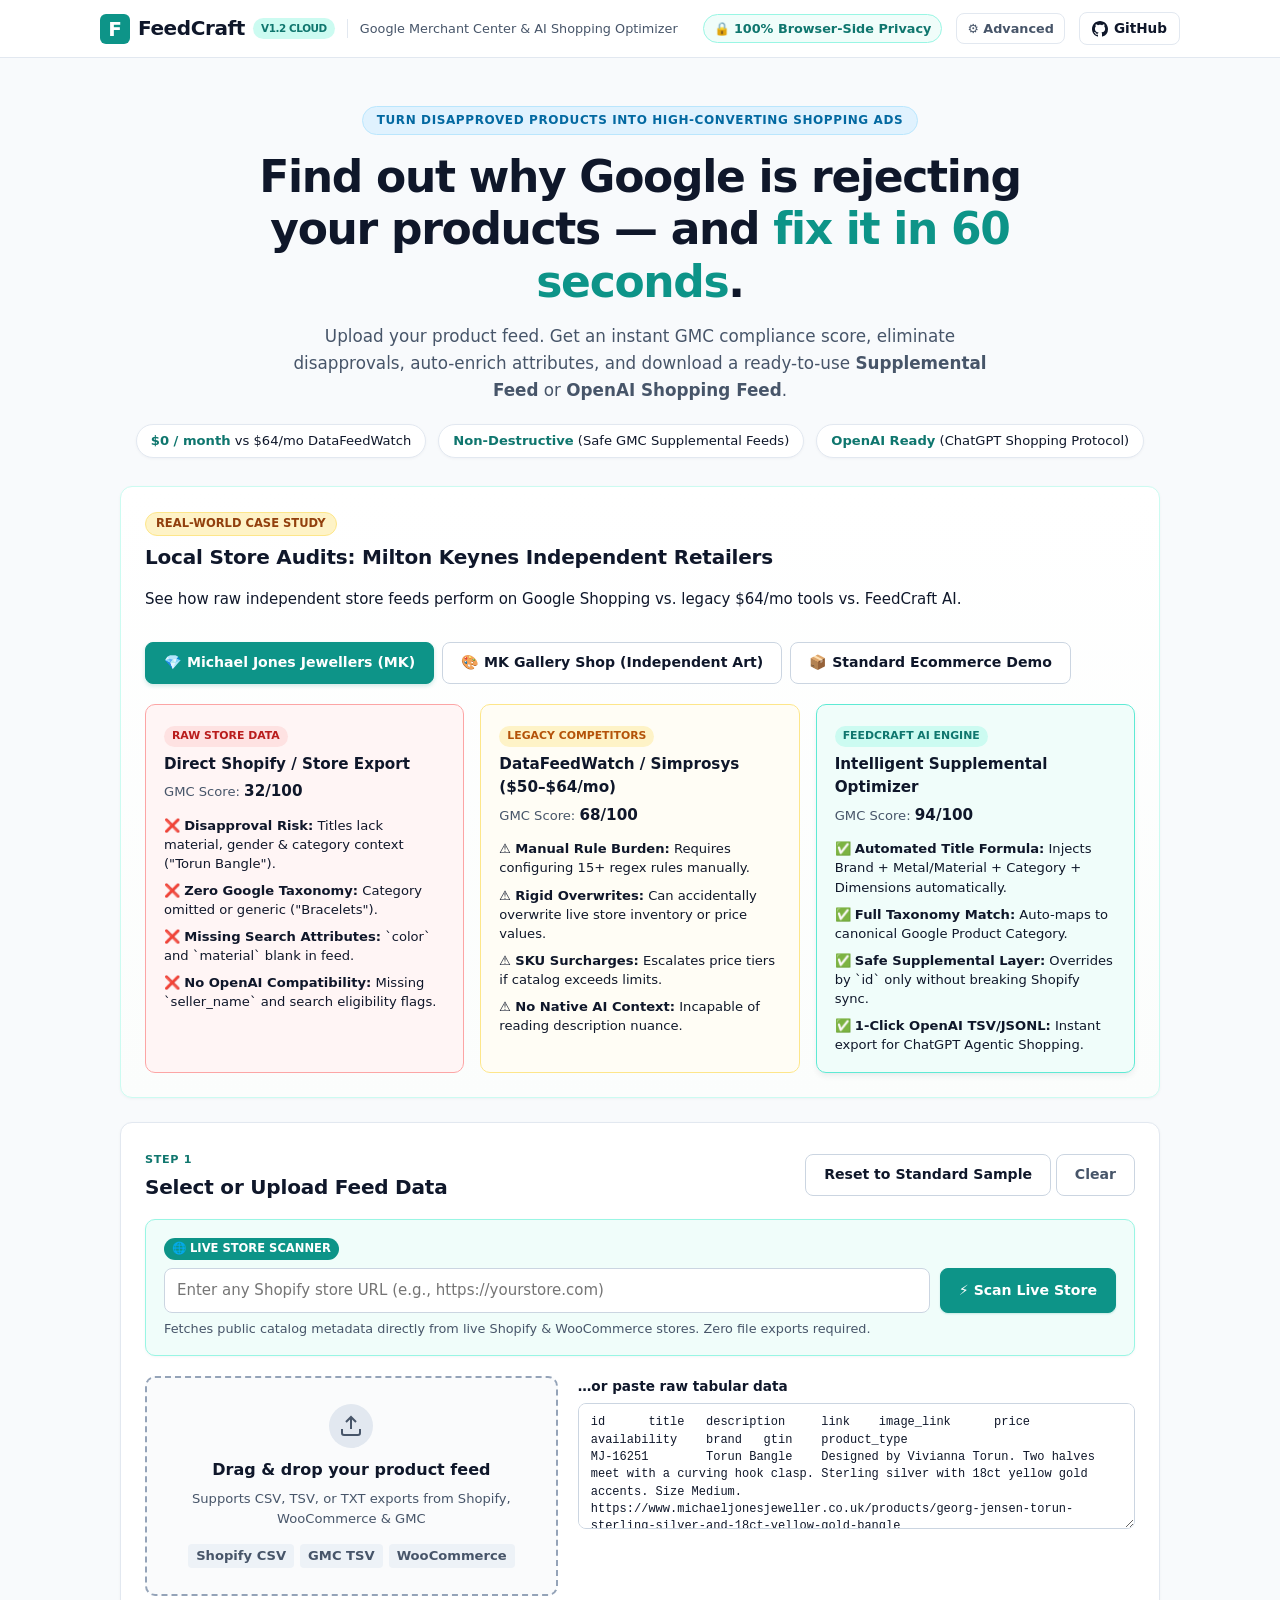
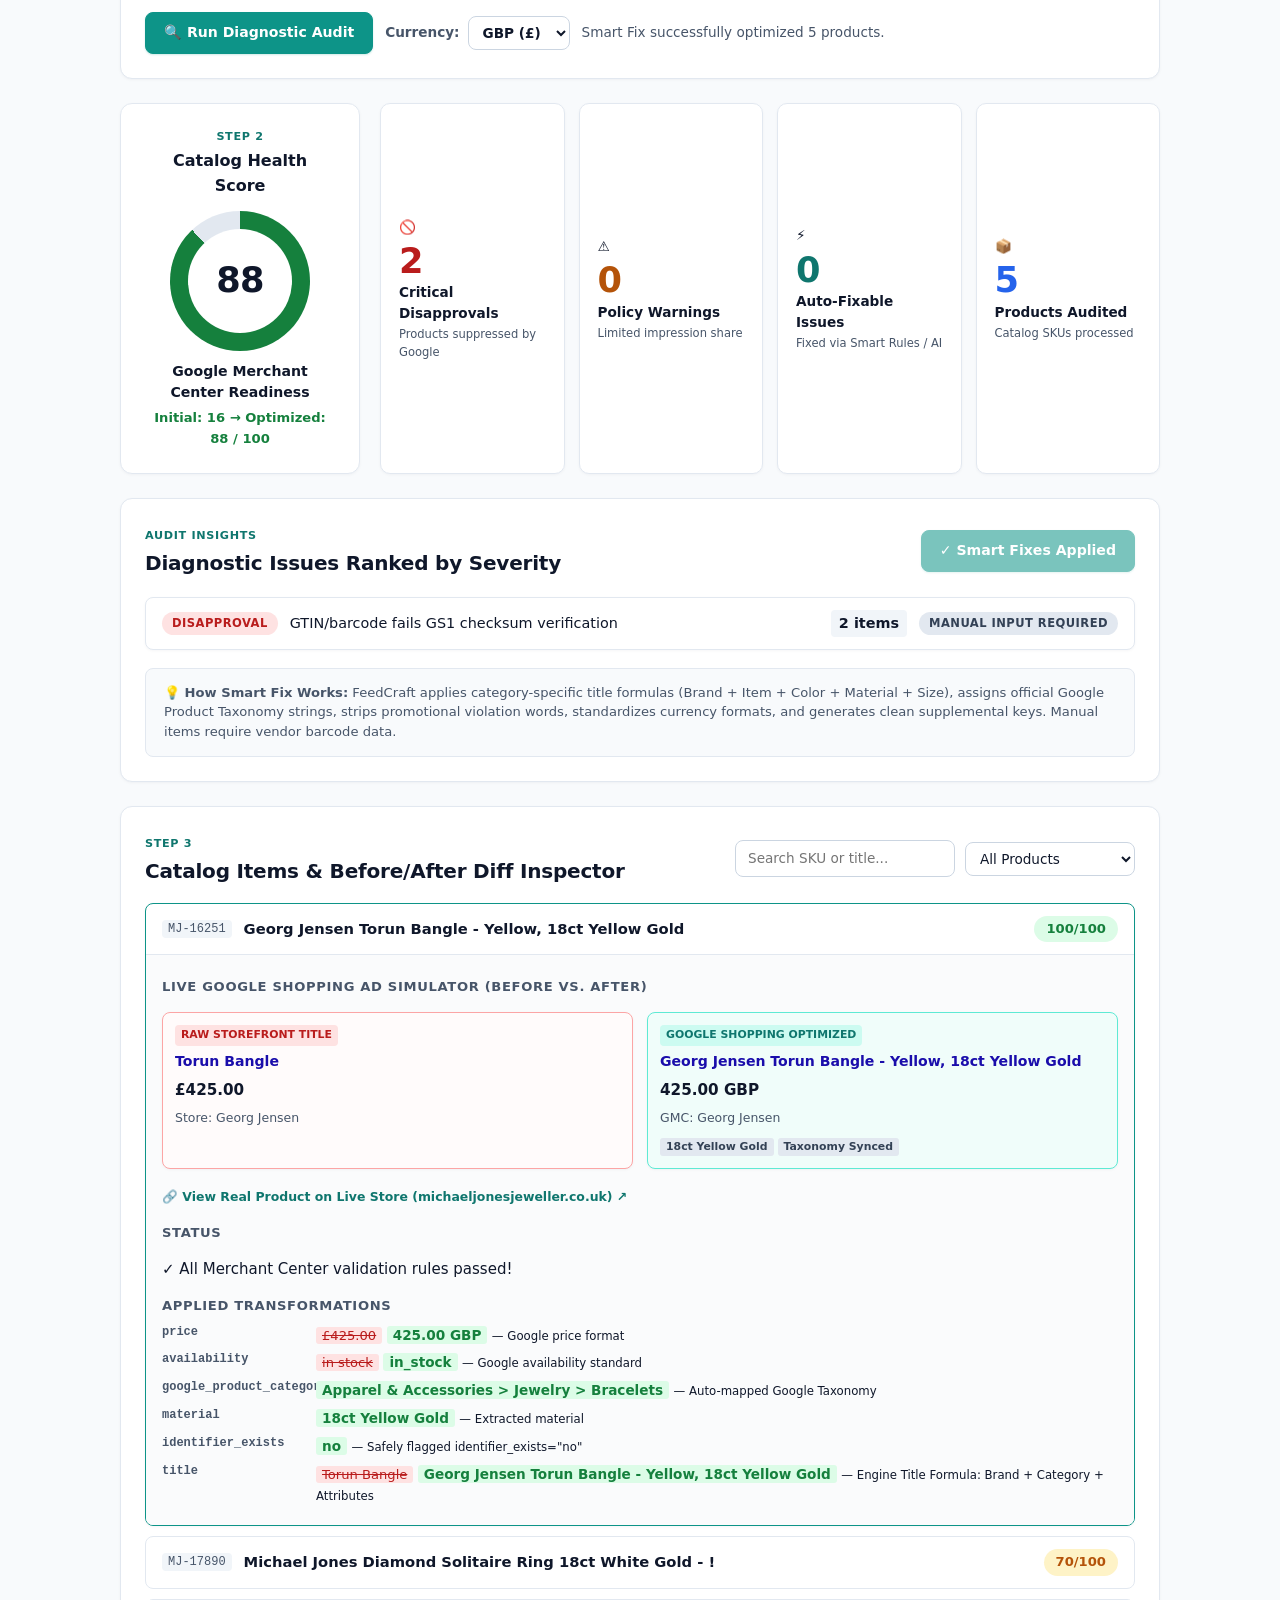
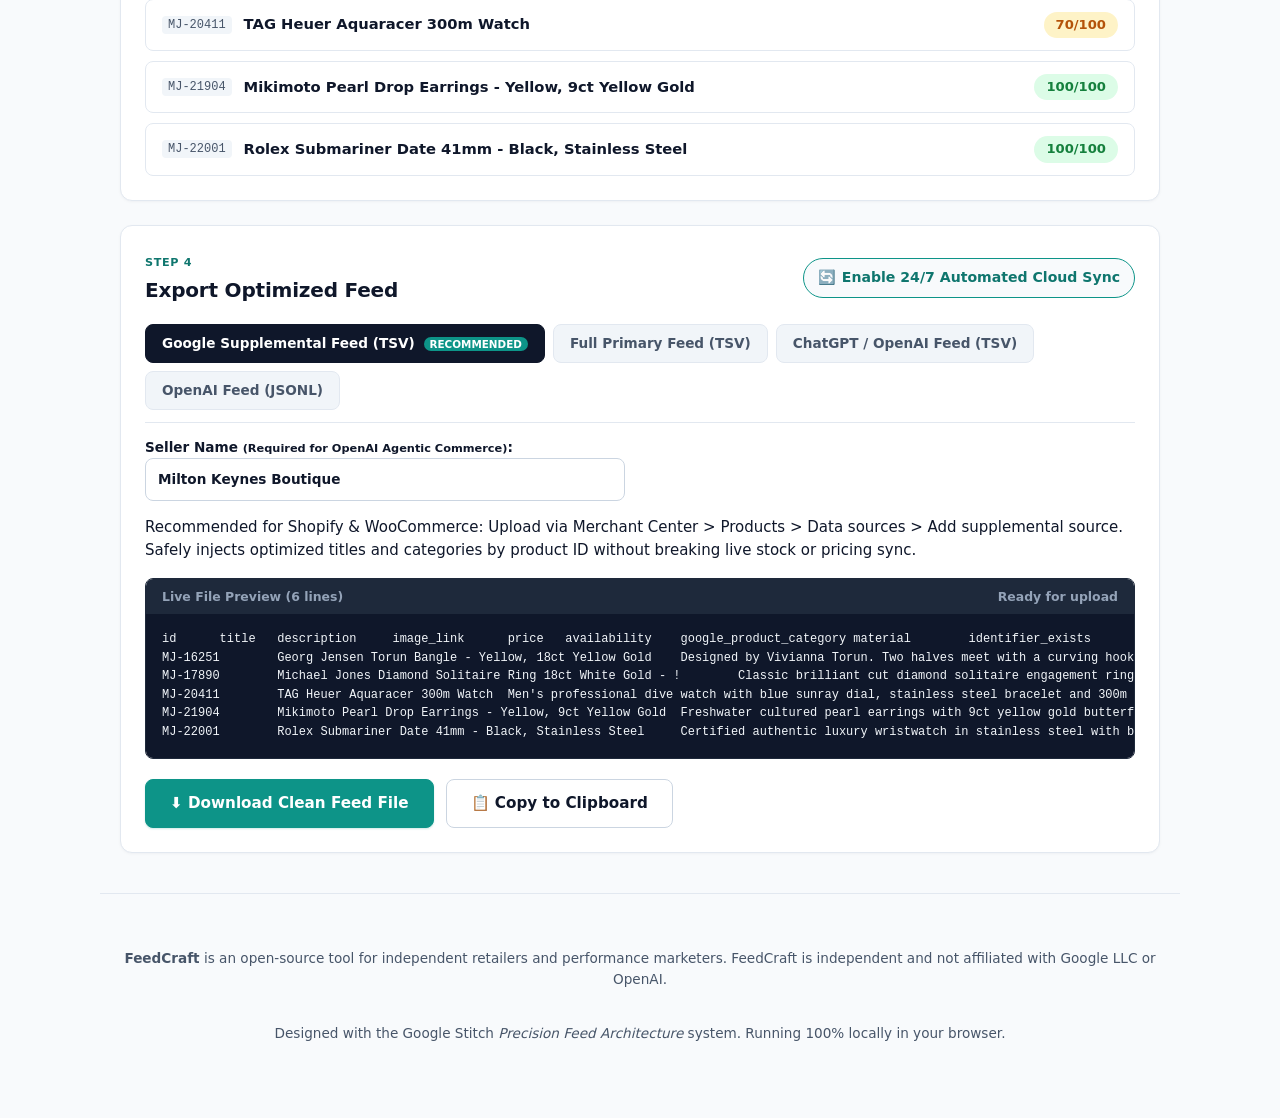
<file: index.html>
<!doctype html>
<html lang="en">
<head>
<meta charset="utf-8">
<meta name="viewport" content="width=device-width, initial-scale=1">
<title>FeedCraft — Free Google Merchant Center & AI Shopping Feed Doctor</title>
<meta name="description" content="Audit, fix, and optimize Google Shopping & OpenAI product feeds in 60 seconds. Free, client-side, runs in your browser.">
<link rel="stylesheet" href="style.css">
<link rel="icon" href="data:image/svg+xml,<svg xmlns='http://www.w3.org/2000/svg' viewBox='0 0 100 100'><rect width='100' height='100' rx='20' fill='%230d9488'/><text y='70' x='20' font-size='70' font-family='system-ui,sans-serif' font-weight='bold' fill='white'>F</text></svg>">
</head>
<body>

<header class="topbar">
  <div class="wrap bar">
    <div class="brand-group">
      <a class="logo" href="#" aria-label="FeedCraft home">
        <span class="mark" aria-hidden="true">F</span>
        <span class="logo-text">FeedCraft</span>
        <span class="badge beta">v1.2 Cloud</span>
      </a>
      <span class="tagline-badge">Google Merchant Center &amp; AI Shopping Optimizer</span>
    </div>
    <div class="topbar-actions">
      <span class="privacy-pill"><span class="lock-icon" aria-hidden="true">🔒</span> 100% Browser-Side Privacy</span>
      <button id="open-settings-modal" class="settings-link" type="button" aria-label="Open advanced settings">⚙️ Advanced</button>
      <a class="github-link" href="https://github.com/sharan7blue/Merchant-Center-Feed" target="_blank" rel="noopener">
        <svg class="gh-icon" viewBox="0 0 16 16" width="16" height="16" fill="currentColor" aria-hidden="true"><path d="M8 0C3.58 0 0 3.58 0 8c0 3.54 2.29 6.53 5.47 7.59.4.07.55-.17.55-.38 0-.19-.01-.82-.01-1.49-2.01.37-2.53-.49-2.69-.94-.09-.23-.48-.94-.82-1.13-.28-.15-.68-.52-.01-.53.63-.01 1.08.58 1.23.82.72 1.21 1.87.87 2.33.66.07-.52.28-.87.51-1.07-1.78-.2-3.64-.89-3.64-3.95 0-.87.31-1.59.82-2.15-.08-.2-.36-1.02.08-2.12 0 0 .67-.21 2.2.82.64-.18 1.32-.27 2-.27.68 0 1.36.09 2 .27 1.53-1.04 2.2-.82 2.2-.82.44 1.1.16 1.92.08 2.12.51.56.82 1.27.82 2.15 0 3.07-1.87 3.75-3.65 3.95.29.25.54.73.54 1.48 0 1.07-.01 1.93-.01 2.2 0 .21.15.46.55.38A8.013 8.013 0 0016 8c0-4.42-3.58-8-8-8z"/></svg>
        GitHub
      </a>
    </div>
  </div>
</header>

<main class="wrap">
  <!-- Hero Section -->
  <section class="hero">
    <div class="hero-badge">Turn Disapproved Products into High-Converting Shopping Ads</div>
    <h1>Find out why Google is rejecting your products — and <span class="free">fix it in 60 seconds</span>.</h1>
    <p class="hero-sub">Upload your product feed. Get an instant GMC compliance score, eliminate disapprovals, auto-enrich attributes, and download a ready-to-use <strong>Supplemental Feed</strong> or <strong>OpenAI Shopping Feed</strong>.</p>
    
    <div class="hero-stats-banner">
      <div class="stat-pill"><strong>$0 / month</strong> vs $64/mo DataFeedWatch</div>
      <div class="stat-pill"><strong>Non-Destructive</strong> (Safe GMC Supplemental Feeds)</div>
      <div class="stat-pill"><strong>OpenAI Ready</strong> (ChatGPT Shopping Protocol)</div>
    </div>
  </section>

  <!-- Competitor & Local Benchmark Showcase Card -->
  <section class="card benchmark-card" aria-labelledby="bench-h">
    <div class="bench-header">
      <div>
        <span class="sub-pill">Real-World Case Study</span>
        <h2 id="bench-h">Local Store Audits: Milton Keynes Independent Retailers</h2>
        <p class="note">See how raw independent store feeds perform on Google Shopping vs. legacy $64/mo tools vs. FeedCraft AI.</p>
      </div>
      <div class="bench-switches">
        <button id="load-mk-jewel" class="btn bench-btn active" type="button" data-preset="jewel">💎 Michael Jones Jewellers (MK)</button>
        <button id="load-mk-gallery" class="btn bench-btn" type="button" data-preset="gallery">🎨 MK Gallery Shop (Independent Art)</button>
        <button id="load-demo-gen" class="btn bench-btn" type="button" data-preset="sample">📦 Standard Ecommerce Demo</button>
      </div>
    </div>

    <div class="audit-comparison-grid">
      <div class="comp-col raw-col">
        <div class="comp-header">
          <span class="comp-badge bad">Raw Store Data</span>
          <h3>Direct Shopify / Store Export</h3>
          <span class="comp-score">GMC Score: <strong>32/100</strong></span>
        </div>
        <ul class="comp-list">
          <li class="comp-err">❌ <strong>Disapproval Risk:</strong> Titles lack material, gender &amp; category context ("Torun Bangle").</li>
          <li class="comp-err">❌ <strong>Zero Google Taxonomy:</strong> Category omitted or generic ("Bracelets").</li>
          <li class="comp-err">❌ <strong>Missing Search Attributes:</strong> `color` and `material` blank in feed.</li>
          <li class="comp-err">❌ <strong>No OpenAI Compatibility:</strong> Missing `seller_name` and search eligibility flags.</li>
        </ul>
      </div>

      <div class="comp-col legacy-col">
        <div class="comp-header">
          <span class="comp-badge mid">Legacy Competitors</span>
          <h3>DataFeedWatch / Simprosys ($50–$64/mo)</h3>
          <span class="comp-score">GMC Score: <strong>68/100</strong></span>
        </div>
        <ul class="comp-list">
          <li class="comp-warn">⚠️ <strong>Manual Rule Burden:</strong> Requires configuring 15+ regex rules manually.</li>
          <li class="comp-warn">⚠️ <strong>Rigid Overwrites:</strong> Can accidentally overwrite live store inventory or price values.</li>
          <li class="comp-warn">⚠️ <strong>SKU Surcharges:</strong> Escalates price tiers if catalog exceeds limits.</li>
          <li class="comp-warn">⚠️ <strong>No Native AI Context:</strong> Incapable of reading description nuance.</li>
        </ul>
      </div>

      <div class="comp-col feedcraft-col">
        <div class="comp-header">
          <span class="comp-badge best">FeedCraft AI Engine</span>
          <h3>Intelligent Supplemental Optimizer</h3>
          <span class="comp-score">GMC Score: <strong>94/100</strong></span>
        </div>
        <ul class="comp-list">
          <li class="comp-ok">✅ <strong>Automated Title Formula:</strong> Injects Brand + Metal/Material + Category + Dimensions automatically.</li>
          <li class="comp-ok">✅ <strong>Full Taxonomy Match:</strong> Auto-maps to canonical Google Product Category.</li>
          <li class="comp-ok">✅ <strong>Safe Supplemental Layer:</strong> Overrides by `id` only without breaking Shopify sync.</li>
          <li class="comp-ok">✅ <strong>1-Click OpenAI TSV/JSONL:</strong> Instant export for ChatGPT Agentic Shopping.</li>
        </ul>
      </div>
    </div>
  </section>

  <!-- Step 1: Input Card -->
  <section class="card input-card" aria-labelledby="in-h">
    <div class="row-between">
      <div>
        <span class="step-num">Step 1</span>
        <h2 id="in-h">Select or Upload Feed Data</h2>
      </div>
      <div class="input-quick-actions">
        <button id="sample" class="btn" type="button">Reset to Standard Sample</button>
        <button id="clear-input" class="btn outline" type="button">Clear</button>
      </div>
    </div>

    <!-- Live Store URL Scanner Bar (Instant Trust Builder) -->
    <div class="live-scanner-bar">
      <div class="scanner-badge">🌐 Live Store Scanner</div>
      <div class="scanner-input-wrap">
        <input id="scanner-url" type="url" placeholder="Enter any Shopify store URL (e.g., https://yourstore.com)" aria-label="Live Store URL">
        <button id="btn-scan" class="btn primary" type="button">⚡ Scan Live Store</button>
      </div>
      <p class="scanner-subtext">Fetches public catalog metadata directly from live Shopify &amp; WooCommerce stores. Zero file exports required.</p>
      <div id="scanner-alert" class="scanner-alert" hidden></div>
    </div>

    <div class="input-grid">
      <div id="drop" class="drop" tabindex="0" role="button" aria-label="Upload a CSV or TSV feed file">
        <div class="drop-icon-circle">
          <svg width="24" height="24" viewBox="0 0 24 24" fill="none" stroke="currentColor" stroke-width="2"><path d="M21 15v4a2 2 0 0 1-2 2H5a2 2 0 0 1-2-2v-4"/><polyline points="17 8 12 3 7 8"/><line x1="12" y1="3" x2="12" y2="15"/></svg>
        </div>
        <strong>Drag &amp; drop your product feed</strong>
        <span>Supports CSV, TSV, or TXT exports from Shopify, WooCommerce &amp; GMC</span>
        <div class="drop-tags">
          <span class="fmt-tag">Shopify CSV</span>
          <span class="fmt-tag">GMC TSV</span>
          <span class="fmt-tag">WooCommerce</span>
        </div>
        <input id="file" type="file" accept=".csv,.tsv,.txt,text/csv,text/tab-separated-values" hidden>
      </div>

      <div class="paste">
        <label for="raw">…or paste raw tabular data</label>
        <textarea id="raw" rows="6" spellcheck="false" placeholder="id	title	description	link	image_link	price	availability..."></textarea>
      </div>
    </div>

    <div class="actions">
      <button id="analyze" class="btn primary" type="button">🔍 Run Diagnostic Audit</button>
      <label class="inline">Currency:
        <select id="currency">
          <option selected>GBP (£)</option>
          <option>USD ($)</option>
          <option>EUR (€)</option>
          <option>CAD ($)</option>
          <option>AUD ($)</option>
        </select>
      </label>
      <span id="status" class="status" role="status"></span>
    </div>
  </section>

  <!-- Step 2: Dashboard Results -->
  <section id="results" class="results-wrapper" aria-labelledby="res-h" aria-live="polite">
    <div class="dash">
      <div class="gauge-card card">
        <span class="step-num">Step 2</span>
        <h3 class="card-subtitle">Catalog Health Score</h3>
        <div id="gauge" class="gauge" role="img" aria-label="Feed score"><span id="score">–</span></div>
        <p class="gauge-label">Google Merchant Center Readiness</p>
        <p id="after" class="after"></p>
      </div>

      <div class="tiles-grid">
        <div class="tile crit">
          <span class="tile-icon">🚫</span>
          <b id="n-crit">0</b>
          <span>Critical Disapprovals</span>
          <small>Products suppressed by Google</small>
        </div>
        <div class="tile warn">
          <span class="tile-icon">⚠️</span>
          <b id="n-warn">0</b>
          <span>Policy Warnings</span>
          <small>Limited impression share</small>
        </div>
        <div class="tile fixable">
          <span class="tile-icon">⚡</span>
          <b id="n-fix">0</b>
          <span>Auto-Fixable Issues</span>
          <small>Fixed via Smart Rules / AI</small>
        </div>
        <div class="tile prod">
          <span class="tile-icon">📦</span>
          <b id="n-prod">0</b>
          <span>Products Audited</span>
          <small>Catalog SKUs processed</small>
        </div>
      </div>
    </div>

    <!-- Issues Breakdown Card -->
    <div class="card">
      <div class="row-between">
        <div>
          <span class="step-num">Audit Insights</span>
          <h2>Diagnostic Issues Ranked by Severity</h2>
        </div>
        <button id="fixall" class="btn primary pulse-btn" type="button">✨ Fix All Issues Automatically</button>
      </div>
      <ul id="summary" class="summary"></ul>
      <div class="note-box">
        <p><strong>💡 How Smart Fix Works:</strong> FeedCraft applies category-specific title formulas (Brand + Item + Color + Material + Size), assigns official Google Product Taxonomy strings, strips promotional violation words, standardizes currency formats, and generates clean supplemental keys. Manual items require vendor barcode data.</p>
      </div>
    </div>

    <!-- Products Accordion -->
    <div class="card">
      <div class="row-between">
        <div>
          <span class="step-num">Step 3</span>
          <h2>Catalog Items &amp; Before/After Diff Inspector</h2>
        </div>
        <div class="filter-group">
          <input id="search-input" type="search" placeholder="Search SKU or title..." aria-label="Search products">
          <select id="filter-select">
            <option value="all">All Products</option>
            <option value="issues">Needs Attention Only</option>
            <option value="clean">100% Clean Only</option>
          </select>
        </div>
      </div>
      <div id="items" class="items"></div>
    </div>

    <!-- Export Section -->
    <div class="card export-card">
      <div class="row-between">
        <div>
          <span class="step-num">Step 4</span>
          <h2>Export Optimized Feed</h2>
        </div>
        <!-- Fake Door Button -->
        <button id="open-sync-modal" class="btn sync-btn" type="button">
          <span class="sync-icon">🔄</span> Enable 24/7 Automated Cloud Sync
        </button>
      </div>

      <div class="export-format-tabs" role="tablist">
        <button class="fmt-tab active" data-fmt="supp" role="tab">Google Supplemental Feed (TSV) <span class="tab-rec">Recommended</span></button>
        <button class="fmt-tab" data-fmt="full" role="tab">Full Primary Feed (TSV)</button>
        <button class="fmt-tab" data-fmt="oai-tsv" role="tab">ChatGPT / OpenAI Feed (TSV)</button>
        <button class="fmt-tab" data-fmt="oai-jsonl" role="tab">OpenAI Feed (JSONL)</button>
      </div>

      <div class="export-settings-row">
        <label id="seller-label" class="seller-input-wrap">Seller Name <small>(Required for OpenAI Agentic Commerce)</small>:
          <input id="seller" type="text" value="Milton Keynes Boutique" autocomplete="organization">
        </label>
        <input type="hidden" id="fmt" value="supp">
      </div>

      <p id="fmt-help" class="note"></p>
      
      <div class="preview-container">
        <div class="preview-bar">
          <span class="preview-title">Live File Preview (<span id="line-count">0</span> lines)</span>
          <span class="preview-sub">Ready for upload</span>
        </div>
        <pre id="preview" class="preview" tabindex="0" aria-label="Export preview"></pre>
      </div>

      <div class="actions export-actions">
        <button id="download" class="btn primary lg-btn" type="button">⬇️ Download Clean Feed File</button>
        <button id="copy" class="btn lg-btn" type="button">📋 Copy to Clipboard</button>
        <span id="export-status" class="status"></span>
      </div>
    </div>
  </section>
</main>

<!-- Cloud Sync Modal (Fake Door Validation) -->
<div id="sync-modal" class="modal-backdrop" hidden>
  <div class="modal-dialog" role="dialog" aria-modal="true" aria-labelledby="modal-title">
    <button id="close-modal" class="modal-close" type="button" aria-label="Close dialog">&times;</button>
    <div class="modal-badge">Early Access Beta</div>
    <h2 id="modal-title">Automate Daily Feed Sync Directly to Google &amp; ChatGPT</h2>
    <p>Never download or upload a TSV file again. FeedCraft Cloud connects directly to your <strong>Shopify, WooCommerce, or BigCommerce</strong> store, audits inventory changes every hour, and pushes optimized supplemental feeds to Google Merchant Center automatically.</p>
    
    <div class="modal-features">
      <div class="feat-item">✓ Daily automatic sync &amp; zero out-of-stock disapprovals</div>
      <div class="feat-item">✓ Continuous title optimization for Performance Max</div>
      <div class="feat-item">✓ Automated OpenAI Agentic Commerce Feed hosting</div>
    </div>

    <form id="beta-form" class="modal-form">
      <label for="store-url">Your Store URL:
        <input id="store-url" type="url" placeholder="https://yourstore.com" required>
      </label>
      <label for="beta-email">Work Email:
        <input id="beta-email" type="email" placeholder="you@company.com" required>
      </label>
      <label for="store-platform">E-commerce Platform:
        <select id="store-platform">
          <option>Shopify</option>
          <option>WooCommerce</option>
          <option>BigCommerce / Other</option>
        </select>
      </label>
      <button type="submit" class="btn primary full-btn">Request 3 Months Free Beta Access</button>
      <p id="beta-success" class="beta-success-msg" hidden>🎉 You're on the priority list! We'll reach out within 24 hours with your invite code.</p>
    </form>
  </div>
</div>

<!-- Advanced Settings Modal (Optional Developer / BYOK Mode) -->
<div id="settings-modal" class="modal-backdrop" hidden>
  <div class="modal-dialog" role="dialog" aria-modal="true" aria-labelledby="settings-title">
    <button id="close-settings-modal" class="modal-close" type="button" aria-label="Close settings">&times;</button>
    <div class="modal-badge">Power User Settings</div>
    <h2 id="settings-title">Custom Gemini AI Key (Optional)</h2>
    <p>By default, FeedCraft optimizes all titles and taxonomy rules automatically with its built-in rule engine (100% private, zero setup). If you want to connect your own Google Gemini API key for deep LLM copywriting, configure it here.</p>

    <div class="modal-form">
      <label for="apikey">Google AI Studio API Key:
        <input id="apikey" type="password" autocomplete="off" placeholder="AIzaSy...">
      </label>
      <label for="model">Gemini Model:
        <input id="model" type="text" value="gemini-2.5-flash" autocomplete="off">
      </label>
      <div class="actions">
        <button id="airun" class="btn primary full-btn" type="button">✨ Run Gemini Deep Rewrite</button>
      </div>
      <span id="aistatus" class="status" role="status"></span>
    </div>
  </div>
</div>

<footer class="wrap foot">
  <div class="foot-inner">
    <p><strong>FeedCraft</strong> is an open-source tool for independent retailers and performance marketers. FeedCraft is independent and not affiliated with Google LLC or OpenAI.</p>
    <p>Designed with the Google Stitch <em>Precision Feed Architecture</em> system. Running 100% locally in your browser.</p>
  </div>
</footer>

<script src="app.js"></script>
</body>
</html>
</file>
<file: style.css>
:root {
  --bg: #f8fafc;
  --card: #ffffff;
  --line: #e2e8f0;
  --ink: #0f172a;
  --mute: #475569;
  --teal: #0d9488;
  --teal-d: #0f766e;
  --teal-l: #ccfbf1;
  --teal-bg: #f0fdfa;
  --crit: #b91c1c;
  --crit-bg: #fee2e2;
  --warn: #b45309;
  --warn-bg: #fef3c7;
  --info: #1d4ed8;
  --info-bg: #dbeafe;
  --ok: #15803d;
  --ok-bg: #dcfce7;
  --r: 8px;
  --shadow-sm: 0 1px 3px 0 rgba(15, 23, 42, 0.04), 0 1px 2px -1px rgba(15, 23, 42, 0.02);
  --shadow-md: 0 4px 6px -1px rgba(15, 23, 42, 0.07), 0 2px 4px -2px rgba(15, 23, 42, 0.04);
  --shadow-lg: 0 10px 15px -3px rgba(15, 23, 42, 0.08), 0 4px 6px -4px rgba(15, 23, 42, 0.03);
}

* { box-sizing: border-box; }
body {
  margin: 0;
  background: var(--bg);
  color: var(--ink);
  font: 15px/1.55 system-ui, -apple-system, "Segoe UI", Roboto, sans-serif;
  -webkit-font-smoothing: antialiased;
}

.wrap { max-width: 1080px; margin: 0 auto; padding: 0 20px; }
.sr-only { position: absolute; width: 1px; height: 1px; overflow: hidden; clip-path: inset(50%); }

/* Topbar */
.topbar { background: #fff; border-bottom: 1px solid var(--line); position: sticky; top: 0; z-index: 100; backdrop-filter: blur(8px); }
.bar { display: flex; justify-content: space-between; align-items: center; gap: 16px; padding: 12px 0; flex-wrap: wrap; }
.brand-group { display: flex; align-items: center; gap: 12px; }
.logo { display: flex; align-items: center; gap: 8px; font-weight: 800; font-size: 1.25rem; color: var(--ink); text-decoration: none; letter-spacing: -0.02em; }
.mark { display: grid; place-items: center; width: 30px; height: 30px; border-radius: 6px; background: var(--teal); color: #fff; font-weight: 800; }
.badge.beta { font-size: 0.65rem; background: var(--teal-l); color: var(--teal-d); padding: 2px 8px; border-radius: 99px; font-weight: 700; text-transform: uppercase; }
.tagline-badge { font-size: 0.8rem; color: var(--mute); border-left: 1px solid var(--line); padding-left: 12px; }
.topbar-actions { display: flex; align-items: center; gap: 14px; }
.privacy-pill { font-size: 0.8rem; color: var(--teal-d); background: var(--teal-bg); border: 1px solid #99f6e4; padding: 4px 10px; border-radius: 99px; font-weight: 600; display: inline-flex; align-items: center; gap: 4px; }
.settings-link { background: none; border: 1px solid var(--line); border-radius: var(--r); font: inherit; font-size: 0.8rem; font-weight: 600; color: var(--mute); padding: 5px 10px; cursor: pointer; transition: all 0.15s ease; }
.settings-link:hover { background: #f1f5f9; color: var(--ink); border-color: #cbd5e1; }
.github-link { display: inline-flex; align-items: center; gap: 6px; font-size: 0.85rem; font-weight: 600; color: var(--ink); text-decoration: none; padding: 5px 12px; border: 1px solid var(--line); border-radius: var(--r); background: #fff; transition: all 0.15s ease; }
.github-link:hover { background: #f1f5f9; border-color: #cbd5e1; }

/* Hero */
.hero { padding: 48px 0 28px; text-align: center; }
.hero-badge { display: inline-block; font-size: 0.75rem; font-weight: 700; text-transform: uppercase; letter-spacing: 0.05em; background: #e0f2fe; color: #0369a1; padding: 4px 14px; border-radius: 99px; margin-bottom: 16px; border: 1px solid #bae6fd; }
.hero h1 { font-size: clamp(1.8rem, 4vw, 2.75rem); line-height: 1.2; margin: 0 auto 14px; max-width: 860px; font-weight: 800; letter-spacing: -0.03em; }
.hero-sub { max-width: 720px; margin: 0 auto 20px; color: var(--mute); font-size: 1.05rem; line-height: 1.6; }
.free { color: var(--teal); position: relative; }
.hero-stats-banner { display: flex; justify-content: center; gap: 12px; flex-wrap: wrap; margin-top: 18px; }
.stat-pill { font-size: 0.82rem; background: #fff; border: 1px solid var(--line); padding: 6px 14px; border-radius: 99px; color: var(--ink); box-shadow: var(--shadow-sm); }
.stat-pill strong { color: var(--teal-d); }

/* Cards Common */
.card { background: var(--card); border: 1px solid var(--line); border-radius: 12px; padding: 24px; margin-bottom: 24px; box-shadow: var(--shadow-sm); }
h2 { font-size: 1.25rem; font-weight: 700; margin: 0 0 6px; letter-spacing: -0.01em; }
.step-num { display: inline-block; font-size: 0.7rem; font-weight: 800; text-transform: uppercase; letter-spacing: 0.06em; color: var(--teal-d); margin-bottom: 4px; }
.sub-pill { display: inline-block; font-size: 0.72rem; font-weight: 700; text-transform: uppercase; background: #fef3c7; color: #92400e; padding: 2px 10px; border-radius: 99px; margin-bottom: 6px; border: 1px solid #fde68a; }

/* Benchmark Showcase */
.benchmark-card { background: linear-gradient(180deg, #ffffff 0%, #fbfdfc 100%); border: 1px solid #ccfbf1; }
.bench-header { display: flex; justify-content: space-between; align-items: flex-start; gap: 16px; flex-wrap: wrap; margin-bottom: 20px; }
.bench-switches { display: flex; gap: 8px; flex-wrap: wrap; }
.bench-btn { font-size: 0.85rem; padding: 7px 14px; border-radius: var(--r); border: 1px solid var(--line); background: #fff; cursor: pointer; transition: all 0.15s ease; font-weight: 600; }
.bench-btn:hover { border-color: var(--teal); background: var(--teal-bg); }
.bench-btn.active { background: var(--teal); border-color: var(--teal); color: #fff; box-shadow: 0 2px 4px rgba(13, 148, 136, 0.2); }

.audit-comparison-grid { display: grid; grid-template-columns: repeat(3, 1fr); gap: 16px; margin-top: 14px; }
.comp-col { border-radius: 10px; padding: 18px; border: 1px solid var(--line); background: #fff; }
.raw-col { border-color: #fca5a5; background: #fff5f5; }
.legacy-col { border-color: #fde68a; background: #fffdf5; }
.feedcraft-col { border-color: #5eead4; background: #f0fdfa; box-shadow: var(--shadow-md); position: relative; }
.comp-header { margin-bottom: 12px; }
.comp-badge { font-size: 0.68rem; font-weight: 800; text-transform: uppercase; padding: 2px 8px; border-radius: 99px; display: inline-block; margin-bottom: 6px; }
.comp-badge.bad { background: var(--crit-bg); color: var(--crit); }
.comp-badge.mid { background: var(--warn-bg); color: var(--warn); }
.comp-badge.best { background: var(--teal-l); color: var(--teal-d); }
.comp-header h3 { font-size: 0.95rem; margin: 0 0 4px; font-weight: 700; }
.comp-score { font-size: 0.82rem; color: var(--mute); }
.comp-score strong { color: var(--ink); font-size: 0.95rem; }
.comp-list { list-style: none; margin: 0; padding: 0; display: grid; gap: 8px; font-size: 0.82rem; }
.comp-list li { line-height: 1.45; }

/* Live Store Scanner (Instant Trust Builder) */
.live-scanner-bar { background: #f0fdfa; border: 1px solid #99f6e4; border-radius: 10px; padding: 16px 18px; margin: 16px 0 20px; box-shadow: var(--shadow-sm); }
.scanner-badge { display: inline-block; font-size: 0.72rem; font-weight: 800; text-transform: uppercase; background: var(--teal); color: #fff; padding: 2px 8px; border-radius: 99px; margin-bottom: 8px; }
.scanner-input-wrap { display: flex; gap: 10px; }
.scanner-input-wrap input { flex: 1; border-color: #99f6e4; font-size: 0.92rem; }
.scanner-input-wrap input:focus { border-color: var(--teal); }
.scanner-subtext { font-size: 0.8rem; color: var(--mute); margin: 6px 0 0; }
.scanner-alert { margin-top: 10px; font-size: 0.82rem; padding: 8px 12px; border-radius: 6px; background: #fff; border: 1px solid var(--line); }

/* Google Shopping Card Preview Simulator */
.shopping-preview-box { display: grid; grid-template-columns: 1fr 1fr; gap: 14px; margin: 14px 0 10px; }
.serp-card { border: 1px solid var(--line); border-radius: 8px; padding: 12px; background: #fff; display: flex; flex-direction: column; gap: 6px; box-shadow: var(--shadow-sm); }
.serp-card.bad-serp { border-color: #fca5a5; background: #fffbfb; }
.serp-card.good-serp { border-color: #5eead4; background: #f0fdfa; }
.serp-tag { font-size: 0.68rem; font-weight: 800; text-transform: uppercase; padding: 2px 6px; border-radius: 4px; display: inline-block; align-self: flex-start; }
.serp-tag.bad { background: var(--crit-bg); color: var(--crit); }
.serp-tag.good { background: var(--teal-l); color: var(--teal-d); }
.serp-title { font-size: 0.88rem; font-weight: 600; color: #1a0dab; line-height: 1.35; margin: 0; }
.serp-price { font-size: 0.95rem; font-weight: 700; color: var(--ink); margin: 2px 0 0; }
.serp-merchant { font-size: 0.78rem; color: var(--mute); display: flex; align-items: center; gap: 6px; }
.serp-badges { display: flex; gap: 4px; flex-wrap: wrap; margin-top: 4px; }
.serp-badge { font-size: 0.68rem; background: #e2e8f0; color: #334155; padding: 1px 6px; border-radius: 3px; font-weight: 600; }
.live-verify-link { display: inline-flex; align-items: center; gap: 4px; font-size: 0.78rem; font-weight: 700; color: var(--teal-d); text-decoration: none; margin-top: 8px; }
.live-verify-link:hover { text-decoration: underline; }

/* Input Section */
.input-grid { display: grid; grid-template-columns: 1fr 1.35fr; gap: 20px; margin-top: 16px; }
.drop { border: 2px dashed #94a3b8; border-radius: 10px; display: flex; flex-direction: column; justify-content: center; align-items: center; text-align: center; gap: 6px; padding: 26px 20px; cursor: pointer; color: var(--mute); min-height: 170px; background: #fafbfc; transition: all 0.2s ease; }
.drop:hover, .drop.over, .drop:focus-visible { border-color: var(--teal); background: #f0fdfa; outline: none; }
.drop-icon-circle { width: 44px; height: 44px; border-radius: 50%; background: #e2e8f0; display: grid; place-items: center; color: var(--mute); margin-bottom: 4px; }
.drop:hover .drop-icon-circle { background: var(--teal-l); color: var(--teal-d); }
.drop strong { color: var(--ink); font-size: 1rem; }
.drop span { font-size: 0.82rem; }
.drop-tags { display: flex; gap: 6px; margin-top: 8px; }
.fmt-tag { font-size: 0.7rem; font-weight: 700; background: #edf2f7; color: #475569; padding: 2px 8px; border-radius: 4px; }

.paste label, .ai-input-grid label, .export-settings-row label { display: block; font-size: 0.85rem; font-weight: 600; margin-bottom: 6px; }
textarea, select, input[type=text], input[type=password], input[type=search], input[type=url], input[type=email] {
  width: 100%; font: inherit; border: 1px solid #cbd5e1; border-radius: var(--r); padding: 10px 12px; background: #fff; color: var(--ink); transition: border-color 0.15s ease;
}
textarea { font: 12px/1.45 ui-monospace, Menlo, Monaco, Consolas, monospace; resize: vertical; }
textarea:focus, select:focus, input:focus { border-color: var(--teal); outline: 2px solid #5eead4; outline-offset: 1px; }

.actions { display: flex; gap: 12px; align-items: center; flex-wrap: wrap; margin-top: 16px; }
.row-between { display: flex; justify-content: space-between; align-items: center; gap: 16px; flex-wrap: wrap; }
.row-between h2 { margin: 0; }
.inline { display: inline-flex; align-items: center; gap: 8px; font-size: 0.85rem; font-weight: 600; color: var(--mute); }
.inline select { width: auto; padding: 7px 10px; }

/* Buttons */
.btn { font: inherit; font-size: 0.88rem; font-weight: 600; border: 1px solid #cbd5e1; background: #fff; color: var(--ink); padding: 9px 18px; border-radius: var(--r); cursor: pointer; transition: all 0.15s ease; display: inline-flex; align-items: center; gap: 6px; }
.btn:hover { background: #f8fafc; border-color: #94a3b8; }
.btn.primary { background: var(--teal); border-color: var(--teal); color: #fff; box-shadow: 0 1px 2px rgba(13, 148, 136, 0.2); }
.btn.primary:hover { background: var(--teal-d); border-color: var(--teal-d); }
.btn.outline { background: transparent; border-color: #cbd5e1; color: var(--mute); }
.btn.outline:hover { background: #f1f5f9; color: var(--ink); }
.btn.lg-btn { padding: 12px 24px; font-size: 0.95rem; font-weight: 700; }
.pulse-btn { animation: subtle-pulse 3s infinite; }
@keyframes subtle-pulse {
  0%, 100% { box-shadow: 0 0 0 0 rgba(13, 148, 136, 0.4); }
  50% { box-shadow: 0 0 0 6px rgba(13, 148, 136, 0); }
}
.btn:disabled { opacity: 0.55; cursor: not-allowed; }
.status { font-size: 0.85rem; color: var(--mute); font-weight: 500; }
.status.err { color: var(--crit); font-weight: 600; }

/* Dashboard Gauge & Tiles */
.dash { display: grid; grid-template-columns: 240px 1fr; gap: 20px; margin-bottom: 24px; }
.dash .card { margin: 0; }
.gauge-card { text-align: center; display: flex; flex-direction: column; justify-content: center; align-items: center; }
.card-subtitle { font-size: 1rem; margin: 0 0 12px; font-weight: 700; }
.gauge { --p: 0; --c: var(--teal); width: 140px; height: 140px; margin: 0 auto 10px; border-radius: 50%; display: grid; place-items: center; background: conic-gradient(var(--c) calc(var(--p) * 1%), var(--line) 0); transition: all 0.5s ease; }
.gauge span { display: grid; place-items: center; width: 104px; height: 104px; border-radius: 50%; background: #fff; font-size: 2.2rem; font-weight: 800; letter-spacing: -0.02em; }
.gauge-label { margin: 0; font-weight: 600; font-size: 0.88rem; }
.after { margin: 4px 0 0; font-size: 0.82rem; color: var(--ok); font-weight: 700; min-height: 1.3em; }

.tiles-grid { display: grid; grid-template-columns: repeat(4, 1fr); gap: 14px; }
.tile { background: #fff; border: 1px solid var(--line); border-radius: 10px; padding: 18px; display: flex; flex-direction: column; justify-content: center; position: relative; box-shadow: var(--shadow-sm); }
.tile-icon { font-size: 1.25rem; margin-bottom: 4px; }
.tile b { font-size: 2.2rem; line-height: 1.1; font-weight: 800; letter-spacing: -0.02em; }
.tile span { font-size: 0.85rem; font-weight: 700; color: var(--ink); margin-top: 2px; }
.tile small { font-size: 0.72rem; color: var(--mute); margin-top: 2px; }
.tile.crit b { color: var(--crit); } .tile.warn b { color: var(--warn); } .tile.fixable b { color: var(--teal-d); } .tile.prod b { color: #2563eb; }

/* Summary List */
.summary { list-style: none; margin: 18px 0; padding: 0; display: grid; gap: 10px; }
.summary li { display: flex; align-items: center; gap: 12px; padding: 12px 16px; border: 1px solid var(--line); border-radius: var(--r); background: #fff; flex-wrap: wrap; box-shadow: var(--shadow-sm); }
.summary .msg { flex: 1; min-width: 220px; font-weight: 500; font-size: 0.9rem; }
.summary .cnt { font-weight: 800; font-size: 0.9rem; background: #f1f5f9; padding: 2px 8px; border-radius: 4px; }
.chip { display: inline-block; font-size: 0.72rem; font-weight: 800; text-transform: uppercase; letter-spacing: 0.04em; padding: 3px 10px; border-radius: 99px; }
.chip.crit { background: var(--crit-bg); color: var(--crit); }
.chip.warn { background: var(--warn-bg); color: var(--warn); }
.chip.info { background: var(--info-bg); color: var(--info); }
.chip.fix { background: var(--teal-l); color: var(--teal-d); border: 1px solid #99f6e4; }
.chip.manual { background: #e2e8f0; color: #334155; }
.note-box { background: #f8fafc; border: 1px solid var(--line); border-radius: var(--r); padding: 14px 18px; margin-top: 14px; }
.note-box p { margin: 0; font-size: 0.82rem; line-height: 1.5; color: var(--mute); }

/* AI Studio Card */
#ai-card { border-color: #cbd5e1; background: linear-gradient(180deg, #ffffff 0%, #fafbfc 100%); }
.ai-badge { font-size: 0.72rem; font-weight: 700; text-transform: uppercase; background: #e0e7ff; color: #4338ca; padding: 3px 10px; border-radius: 99px; }
.ai-input-grid { display: grid; grid-template-columns: 2fr 1fr; gap: 16px; margin: 16px 0 6px; }

/* Product Items List */
.filter-group { display: flex; gap: 10px; align-items: center; }
.filter-group input { width: 220px; padding: 7px 12px; font-size: 0.85rem; }
.filter-group select { width: 170px; padding: 7px 10px; font-size: 0.85rem; }
.items { display: grid; gap: 10px; margin-top: 16px; }
details.item { border: 1px solid var(--line); border-radius: var(--r); background: #fff; overflow: hidden; transition: border-color 0.15s ease; }
details.item[open] { border-color: var(--teal); box-shadow: var(--shadow-sm); }
details.item summary { display: flex; align-items: center; gap: 12px; padding: 12px 16px; cursor: pointer; flex-wrap: wrap; user-select: none; }
details.item summary:hover { background: #f8fafc; }
.pid { font: 12px ui-monospace, Menlo, Monaco, Consolas, monospace; color: var(--mute); background: #f1f5f9; padding: 2px 6px; border-radius: 4px; }
.ptitle { flex: 1; min-width: 200px; font-weight: 600; font-size: 0.92rem; }
.pill { font-weight: 800; font-size: 0.82rem; padding: 3px 12px; border-radius: 99px; }
.pill.good { background: var(--ok-bg); color: var(--ok); }
.pill.mid { background: var(--warn-bg); color: var(--warn); }
.pill.bad { background: var(--crit-bg); color: var(--crit); }
.body { padding: 8px 16px 18px; border-top: 1px solid var(--line); background: #fafbfc; }
.body h3 { font-size: 0.82rem; margin: 14px 0 8px; color: var(--mute); text-transform: uppercase; letter-spacing: 0.05em; font-weight: 800; }
.body ul { margin: 0; padding-left: 0; list-style: none; display: grid; gap: 6px; font-size: 0.88rem; }
.diff { display: grid; grid-template-columns: 140px 1fr; gap: 6px 14px; font-size: 0.88rem; margin: 0; }
.diff dt { font: 12px ui-monospace, Menlo, monospace; color: var(--mute); font-weight: 600; }
.diff dd { margin: 0; overflow-wrap: anywhere; }
.old { background: var(--crit-bg); color: var(--crit); text-decoration: line-through; padding: 1px 6px; border-radius: 3px; font-size: 0.82rem; }
.new { background: var(--ok-bg); color: var(--ok); font-weight: 600; padding: 1px 6px; border-radius: 3px; font-size: 0.85rem; }

/* Export Section & Tabs */
.export-card { background: #fff; }
.sync-btn { background: #f8fafc; border-color: #0d9488; color: #0f766e; font-weight: 700; padding: 8px 14px; border-radius: 99px; }
.sync-btn:hover { background: #ccfbf1; color: #0d9488; }
.export-format-tabs { display: flex; gap: 8px; flex-wrap: wrap; margin: 18px 0 14px; border-bottom: 1px solid var(--line); padding-bottom: 12px; }
.fmt-tab { background: #f1f5f9; border: 1px solid var(--line); font: inherit; font-size: 0.85rem; font-weight: 600; padding: 8px 16px; border-radius: var(--r); cursor: pointer; color: var(--mute); transition: all 0.15s ease; }
.fmt-tab:hover { background: #e2e8f0; color: var(--ink); }
.fmt-tab.active { background: var(--ink); color: #fff; border-color: var(--ink); }
.tab-rec { font-size: 0.65rem; background: var(--teal); color: #fff; padding: 1px 6px; border-radius: 99px; margin-left: 4px; text-transform: uppercase; }
.export-settings-row { margin-bottom: 14px; }
.seller-input-wrap { max-width: 480px; }
.preview-container { border-radius: 8px; overflow: hidden; border: 1px solid #1e293b; margin-top: 14px; }
.preview-bar { background: #1e293b; color: #94a3b8; padding: 8px 16px; display: flex; justify-content: space-between; font-size: 0.78rem; font-weight: 600; }
.preview { background: #0f172a; color: #f1f5f9; padding: 16px; overflow: auto; max-height: 280px; font: 12px/1.55 ui-monospace, Menlo, Monaco, Consolas, monospace; margin: 0; white-space: pre; }
.export-actions { margin-top: 20px; }

/* Modal (Fake Door Validation) */
.modal-backdrop { position: fixed; inset: 0; background: rgba(15, 23, 42, 0.6); backdrop-filter: blur(4px); display: grid; place-items: center; z-index: 1000; padding: 20px; }
.modal-backdrop[hidden] { display: none; }
.modal-dialog { background: #fff; border-radius: 14px; max-width: 520px; width: 100%; padding: 32px; box-shadow: var(--shadow-lg); position: relative; }
.modal-close { position: absolute; top: 16px; right: 18px; font-size: 1.5rem; background: none; border: none; cursor: pointer; color: var(--mute); }
.modal-close:hover { color: var(--ink); }
.modal-badge { display: inline-block; font-size: 0.7rem; font-weight: 800; text-transform: uppercase; background: var(--teal-l); color: var(--teal-d); padding: 3px 10px; border-radius: 99px; margin-bottom: 12px; }
.modal-dialog h2 { font-size: 1.35rem; margin: 0 0 10px; line-height: 1.3; }
.modal-dialog p { font-size: 0.9rem; color: var(--mute); line-height: 1.5; margin: 0 0 18px; }
.modal-features { background: #f8fafc; border: 1px solid var(--line); border-radius: 8px; padding: 14px; margin-bottom: 20px; display: grid; gap: 8px; font-size: 0.85rem; font-weight: 600; color: #1e293b; }
.feat-item { color: #0f766e; }
.modal-form { display: grid; gap: 14px; }
.modal-form label { font-size: 0.85rem; font-weight: 600; display: block; }
.modal-form input, .modal-form select { margin-top: 4px; }
.full-btn { width: 100%; justify-content: center; padding: 12px; font-size: 0.95rem; }
.beta-success-msg { background: var(--ok-bg); color: var(--ok); padding: 12px; border-radius: 6px; font-weight: 600; font-size: 0.88rem; margin: 10px 0 0; text-align: center; }

/* Footer */
.foot { padding: 40px 20px 60px; font-size: 0.85rem; color: var(--mute); border-top: 1px solid var(--line); margin-top: 40px; }
.foot-inner { display: flex; flex-direction: column; gap: 6px; text-align: center; }

/* Responsive */
@media (max-width: 860px) {
  .audit-comparison-grid, .input-grid, .dash, .ai-input-grid { grid-template-columns: 1fr; }
  .tiles-grid { grid-template-columns: repeat(2, 1fr); }
  .bench-header { flex-direction: column; }
  .filter-group { width: 100%; flex-wrap: wrap; }
  .filter-group input, .filter-group select { width: 100%; }
}
</file>
